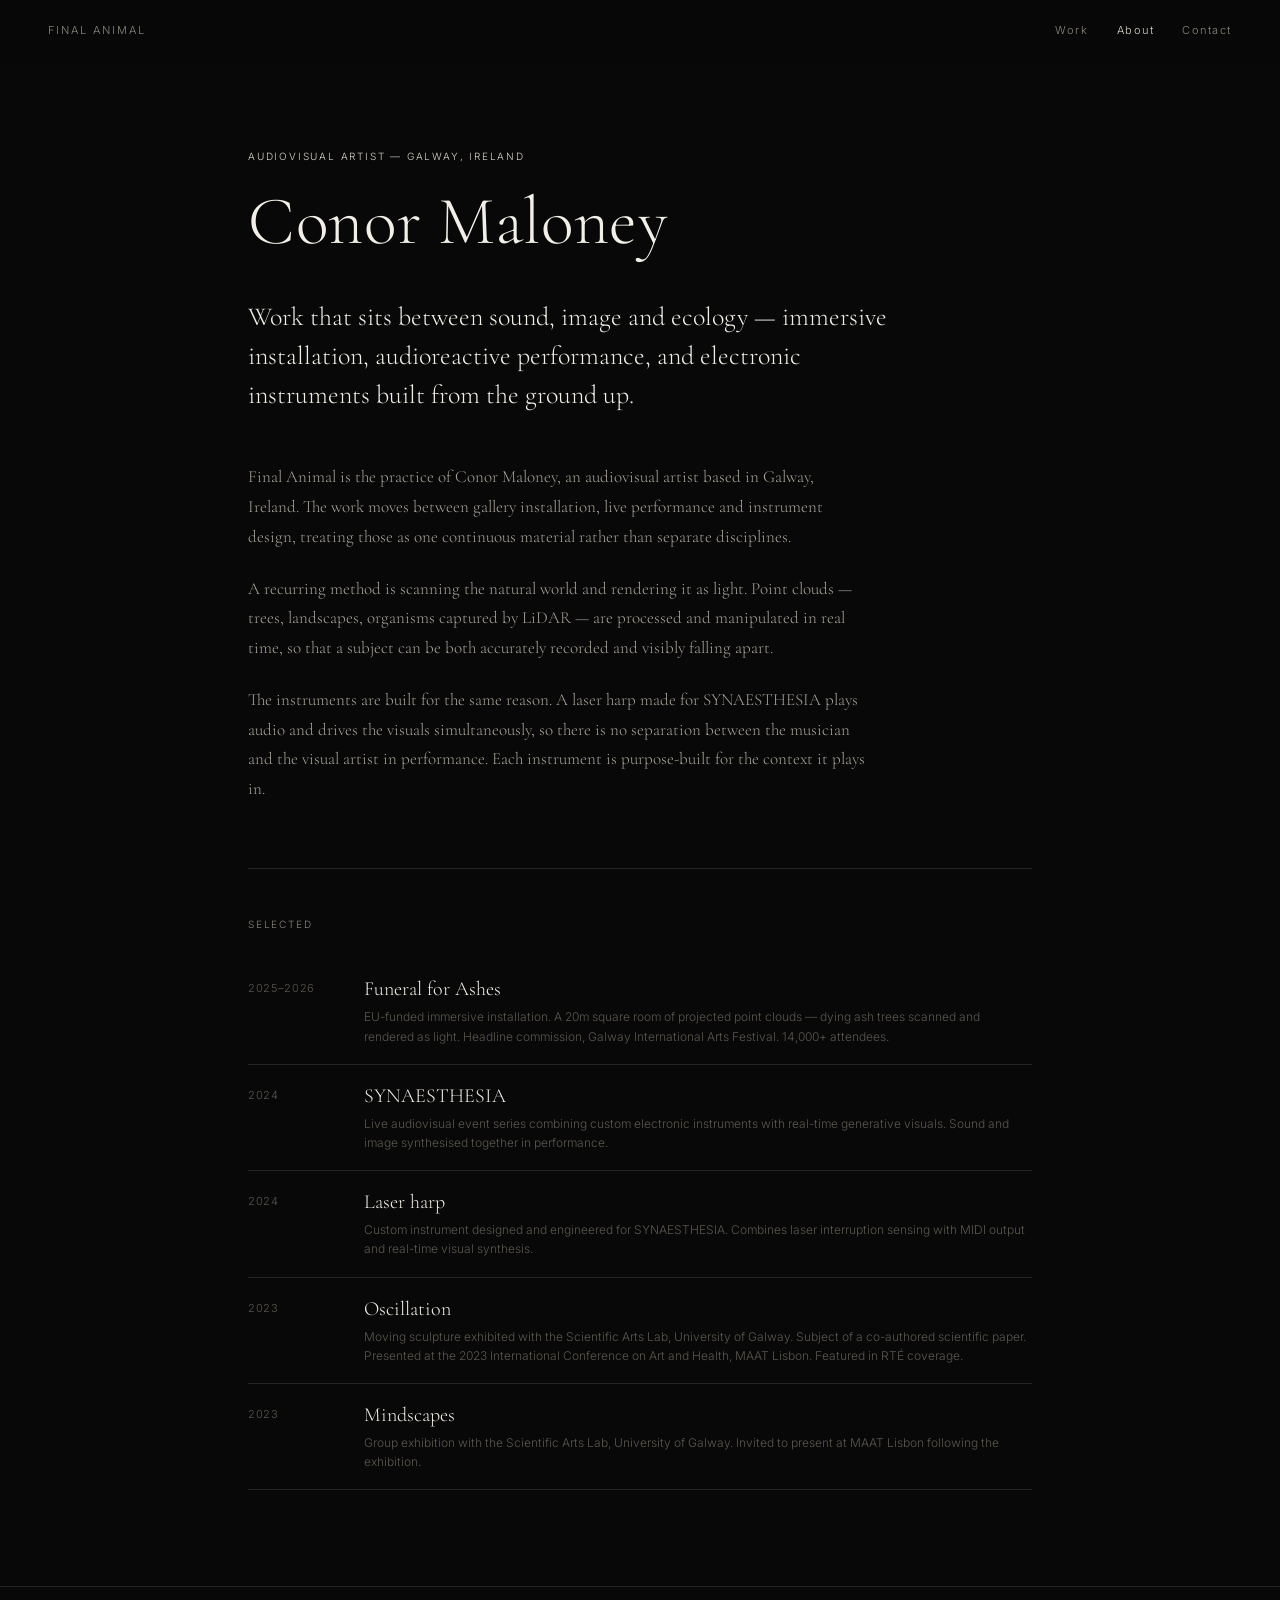
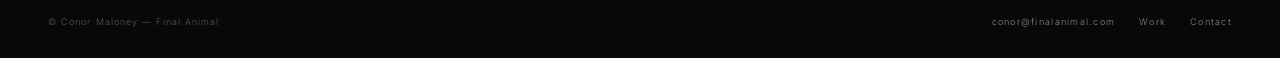
<file: about.html>
<!DOCTYPE html>
<html lang="en">
<head>
  <meta charset="UTF-8">
  <meta name="viewport" content="width=device-width, initial-scale=1.0">
  <title>About — Final Animal</title>
  <meta name="description" content="Conor Maloney is an audiovisual artist based in Galway, Ireland, working across immersive installation, audioreactive performance and custom electronic instruments.">
  <link rel="preconnect" href="https://fonts.googleapis.com">
  <link rel="preconnect" href="https://fonts.gstatic.com" crossorigin>
  <link href="https://fonts.googleapis.com/css2?family=Cormorant+Garamond:ital,wght@0,300;0,400;1,300&family=Inter:wght@300;400;500;600&display=swap" rel="stylesheet">
  <link rel="stylesheet" href="style.css">
  <style>
    body { min-height: 100vh; overflow-x: hidden; }

    /* ── NAV ── */
    .nav {
      position: fixed;
      top: 0; left: 0; right: 0;
      z-index: 100;
      display: flex;
      align-items: center;
      justify-content: space-between;
      padding: 22px 48px;
      background: linear-gradient(to bottom, rgba(8,8,8,.95) 0%, rgba(8,8,8,0) 100%);
      pointer-events: none;
    }

    .nav-logo {
      font-family: var(--sans);
      font-size: 11px;
      letter-spacing: .18em;
      color: var(--accent-dim);
      pointer-events: all;
      transition: color .3s;
    }
    .nav-logo:hover { color: var(--accent); }

    .nav-links {
      display: flex;
      gap: 28px;
      pointer-events: all;
    }
    .nav-links a {
      font-family: var(--sans);
      font-size: 11px;
      letter-spacing: .14em;
      color: var(--accent-dim);
      transition: color .3s;
    }
    .nav-links a:hover, .nav-links a.active { color: var(--accent); }

    /* ── PAGE ── */
    .page {
      max-width: 880px;
      margin: 0 auto;
      padding: 148px 48px 96px;
    }

    .eyebrow {
      font-family: var(--sans);
      font-size: 10px;
      letter-spacing: .18em;
      color: var(--accent);
      margin-bottom: 22px;
    }

    .page-title {
      font-family: var(--display);
      font-size: clamp(40px, 6vw, 68px);
      font-weight: 300;
      line-height: 1.05;
      letter-spacing: .01em;
      margin-bottom: 40px;
    }

    .lede {
      font-family: var(--display);
      font-size: clamp(20px, 2.4vw, 26px);
      font-weight: 300;
      line-height: 1.5;
      color: var(--text);
      max-width: 640px;
      margin-bottom: 48px;
    }

    .body-copy p {
      font-family: var(--display);
      font-size: 17px;
      line-height: 1.75;
      color: var(--text-dim);
      max-width: 620px;
      margin-bottom: 22px;
    }

    .rule {
      height: 0.5px;
      background: var(--border);
      margin: 64px 0 48px;
    }

    .section-label {
      font-family: var(--sans);
      font-size: 10px;
      letter-spacing: .18em;
      color: var(--accent-dim);
      margin-bottom: 26px;
    }

    /* ── SELECTED LIST ── */
    .entry {
      display: grid;
      grid-template-columns: 92px 1fr;
      gap: 24px;
      padding: 18px 0;
      border-bottom: 0.5px solid var(--border);
    }
    .entry:first-of-type { border-top: 0.5px solid var(--border); }

    .entry-year {
      font-family: var(--sans);
      font-size: 11px;
      letter-spacing: .06em;
      color: var(--text-faint);
      padding-top: 4px;
    }
    .entry-title {
      font-family: var(--display);
      font-size: 20px;
      font-weight: 300;
      color: var(--text);
      line-height: 1.3;
    }
    .entry-detail {
      font-family: var(--sans);
      font-size: 12px;
      line-height: 1.6;
      color: var(--text-faint);
      margin-top: 5px;
    }

    @media (max-width: 560px) {
      .page { padding: 128px 24px 72px; }
      .entry { grid-template-columns: 1fr; gap: 4px; }
    }

    /* ── FOOTER ── */
    .footer {
      border-top: 0.5px solid var(--border);
      padding: 28px 48px;
      display: flex;
      justify-content: space-between;
      align-items: center;
      gap: 16px;
      flex-wrap: wrap;
    }
    .footer-copy {
      font-family: var(--sans);
      font-size: 9px;
      letter-spacing: .12em;
      color: var(--text-faint);
    }
    .footer-links {
      display: flex;
      gap: 24px;
    }
    .footer-links a {
      font-family: var(--sans);
      font-size: 9px;
      letter-spacing: .14em;
      color: var(--accent-dim);
      transition: color .3s;
    }
    .footer-links a:hover { color: var(--accent); }
  </style>
</head>
<body>

<nav class="nav">
  <a href="index.html" class="nav-logo">FINAL ANIMAL</a>
  <div class="nav-links">
    <a href="work.html">Work</a>
    <a href="about.html" class="active">About</a>
    <a href="contact.html">Contact</a>
  </div>
</nav>

<main class="page">
  <div class="eyebrow">AUDIOVISUAL ARTIST — GALWAY, IRELAND</div>
  <h1 class="page-title">Conor Maloney</h1>

  <p class="lede">
    Work that sits between sound, image and ecology — immersive installation,
    audioreactive performance, and electronic instruments built from the ground up.
  </p>

  <div class="body-copy">
    <p>
      Final Animal is the practice of Conor Maloney, an audiovisual artist based in
      Galway, Ireland. The work moves between gallery installation, live performance
      and instrument design, treating those as one continuous material rather than
      separate disciplines.
    </p>
    <p>
      A recurring method is scanning the natural world and rendering it as light.
      Point clouds — trees, landscapes, organisms captured by LiDAR — are processed
      and manipulated in real time, so that a subject can be both accurately recorded
      and visibly falling apart.
    </p>
    <p>
      The instruments are built for the same reason. A laser harp made for
      SYNAESTHESIA plays audio and drives the visuals simultaneously, so there is no
      separation between the musician and the visual artist in performance. Each
      instrument is purpose-built for the context it plays in.
    </p>
  </div>

  <div class="rule"></div>

  <div class="section-label">SELECTED</div>

  <div class="entry">
    <div class="entry-year">2025–2026</div>
    <div>
      <div class="entry-title">Funeral for Ashes</div>
      <div class="entry-detail">
        EU-funded immersive installation. A 20m square room of projected point clouds —
        dying ash trees scanned and rendered as light. Headline commission,
        Galway International Arts Festival. 14,000+ attendees.
      </div>
    </div>
  </div>

  <div class="entry">
    <div class="entry-year">2024</div>
    <div>
      <div class="entry-title">SYNAESTHESIA</div>
      <div class="entry-detail">
        Live audiovisual event series combining custom electronic instruments with
        real-time generative visuals. Sound and image synthesised together in performance.
      </div>
    </div>
  </div>

  <div class="entry">
    <div class="entry-year">2024</div>
    <div>
      <div class="entry-title">Laser harp</div>
      <div class="entry-detail">
        Custom instrument designed and engineered for SYNAESTHESIA. Combines laser
        interruption sensing with MIDI output and real-time visual synthesis.
      </div>
    </div>
  </div>

  <div class="entry">
    <div class="entry-year">2023</div>
    <div>
      <div class="entry-title">Oscillation</div>
      <div class="entry-detail">
        Moving sculpture exhibited with the Scientific Arts Lab, University of Galway.
        Subject of a co-authored scientific paper. Presented at the 2023 International
        Conference on Art and Health, MAAT Lisbon. Featured in RTÉ coverage.
      </div>
    </div>
  </div>

  <div class="entry">
    <div class="entry-year">2023</div>
    <div>
      <div class="entry-title">Mindscapes</div>
      <div class="entry-detail">
        Group exhibition with the Scientific Arts Lab, University of Galway.
        Invited to present at MAAT Lisbon following the exhibition.
      </div>
    </div>
  </div>
</main>

<footer class="footer">
  <div class="footer-copy">© Conor Maloney — Final Animal</div>
  <div class="footer-links">
    <a href="mailto:conor@finalanimal.com">conor@finalanimal.com</a>
    <a href="work.html">Work</a>
    <a href="contact.html">Contact</a>
  </div>
</footer>

</body>
</html>
</file>
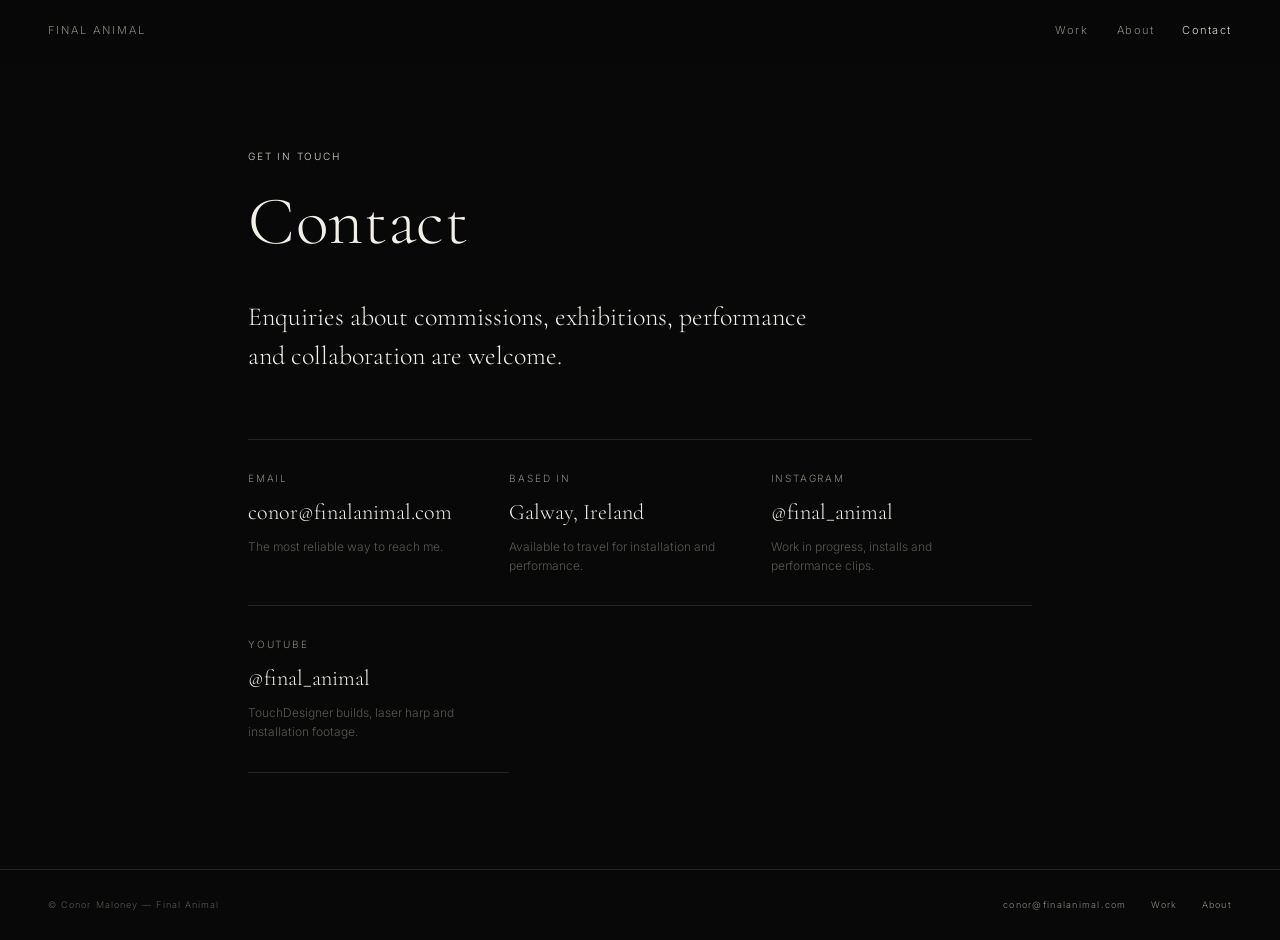
<file: contact.html>
<!DOCTYPE html>
<html lang="en">
<head>
  <meta charset="UTF-8">
  <meta name="viewport" content="width=device-width, initial-scale=1.0">
  <title>Contact — Final Animal</title>
  <meta name="description" content="Contact Conor Maloney — Final Animal. Enquiries about commissions, exhibitions, performance and collaboration.">
  <link rel="preconnect" href="https://fonts.googleapis.com">
  <link rel="preconnect" href="https://fonts.gstatic.com" crossorigin>
  <link href="https://fonts.googleapis.com/css2?family=Cormorant+Garamond:ital,wght@0,300;0,400;1,300&family=Inter:wght@300;400;500;600&display=swap" rel="stylesheet">
  <link rel="stylesheet" href="style.css">
  <style>
    body { min-height: 100vh; overflow-x: hidden; }

    /* ── NAV ── */
    .nav {
      position: fixed;
      top: 0; left: 0; right: 0;
      z-index: 100;
      display: flex;
      align-items: center;
      justify-content: space-between;
      padding: 22px 48px;
      background: linear-gradient(to bottom, rgba(8,8,8,.95) 0%, rgba(8,8,8,0) 100%);
      pointer-events: none;
    }

    .nav-logo {
      font-family: var(--sans);
      font-size: 11px;
      letter-spacing: .18em;
      color: var(--accent-dim);
      pointer-events: all;
      transition: color .3s;
    }
    .nav-logo:hover { color: var(--accent); }

    .nav-links {
      display: flex;
      gap: 28px;
      pointer-events: all;
    }
    .nav-links a {
      font-family: var(--sans);
      font-size: 11px;
      letter-spacing: .14em;
      color: var(--accent-dim);
      transition: color .3s;
    }
    .nav-links a:hover, .nav-links a.active { color: var(--accent); }

    /* ── PAGE ── */
    .page {
      max-width: 880px;
      margin: 0 auto;
      padding: 148px 48px 96px;
    }

    .eyebrow {
      font-family: var(--sans);
      font-size: 10px;
      letter-spacing: .18em;
      color: var(--accent);
      margin-bottom: 22px;
    }

    .page-title {
      font-family: var(--display);
      font-size: clamp(40px, 6vw, 68px);
      font-weight: 300;
      line-height: 1.05;
      letter-spacing: .01em;
      margin-bottom: 40px;
    }

    .lede {
      font-family: var(--display);
      font-size: clamp(20px, 2.4vw, 26px);
      font-weight: 300;
      line-height: 1.5;
      color: var(--text);
      max-width: 600px;
      margin-bottom: 64px;
    }

    /* ── CONTACT BLOCKS ── */
    .contact-grid {
      display: grid;
      grid-template-columns: repeat(auto-fit, minmax(260px, 1fr));
      gap: 0;
      border-top: 0.5px solid var(--border);
    }

    .contact-block {
      padding: 30px 0;
      border-bottom: 0.5px solid var(--border);
      padding-right: 40px;
    }

    .contact-label {
      font-family: var(--sans);
      font-size: 10px;
      letter-spacing: .18em;
      color: var(--accent-dim);
      margin-bottom: 12px;
    }

    .contact-value {
      font-family: var(--display);
      font-size: 22px;
      font-weight: 300;
      color: var(--text);
      line-height: 1.35;
      transition: color .3s;
      display: inline-block;
      border-bottom: 0.5px solid transparent;
    }
    a.contact-value:hover {
      color: var(--accent);
      border-bottom-color: var(--accent);
    }

    .contact-note {
      font-family: var(--sans);
      font-size: 12px;
      line-height: 1.6;
      color: var(--text-faint);
      margin-top: 8px;
    }

    @media (max-width: 560px) {
      .page { padding: 128px 24px 72px; }
      .contact-block { padding-right: 0; }
    }

    /* ── FOOTER ── */
    .footer {
      border-top: 0.5px solid var(--border);
      padding: 28px 48px;
      display: flex;
      justify-content: space-between;
      align-items: center;
      gap: 16px;
      flex-wrap: wrap;
    }
    .footer-copy {
      font-family: var(--sans);
      font-size: 9px;
      letter-spacing: .12em;
      color: var(--text-faint);
    }
    .footer-links {
      display: flex;
      gap: 24px;
    }
    .footer-links a {
      font-family: var(--sans);
      font-size: 9px;
      letter-spacing: .14em;
      color: var(--accent-dim);
      transition: color .3s;
    }
    .footer-links a:hover { color: var(--accent); }
  </style>
</head>
<body>

<nav class="nav">
  <a href="index.html" class="nav-logo">FINAL ANIMAL</a>
  <div class="nav-links">
    <a href="work.html">Work</a>
    <a href="about.html">About</a>
    <a href="contact.html" class="active">Contact</a>
  </div>
</nav>

<main class="page">
  <div class="eyebrow">GET IN TOUCH</div>
  <h1 class="page-title">Contact</h1>

  <p class="lede">
    Enquiries about commissions, exhibitions, performance and collaboration are welcome.
  </p>

  <div class="contact-grid">

    <div class="contact-block">
      <div class="contact-label">EMAIL</div>
      <a class="contact-value" href="mailto:conor@finalanimal.com">conor@finalanimal.com</a>
      <div class="contact-note">The most reliable way to reach me.</div>
    </div>

    <div class="contact-block">
      <div class="contact-label">BASED IN</div>
      <div class="contact-value">Galway, Ireland</div>
      <div class="contact-note">Available to travel for installation and performance.</div>
    </div>

    <div class="contact-block">
      <div class="contact-label">INSTAGRAM</div>
      <a class="contact-value" href="https://www.instagram.com/final_animal/" target="_blank" rel="noopener">@final_animal</a>
      <div class="contact-note">Work in progress, installs and performance clips.</div>
    </div>

    <div class="contact-block">
      <div class="contact-label">YOUTUBE</div>
      <a class="contact-value" href="https://www.youtube.com/@final_animal" target="_blank" rel="noopener">@final_animal</a>
      <div class="contact-note">TouchDesigner builds, laser harp and installation footage.</div>
    </div>

  </div>
</main>

<footer class="footer">
  <div class="footer-copy">© Conor Maloney — Final Animal</div>
  <div class="footer-links">
    <a href="mailto:conor@finalanimal.com">conor@finalanimal.com</a>
    <a href="work.html">Work</a>
    <a href="about.html">About</a>
  </div>
</footer>

</body>
</html>
</file>
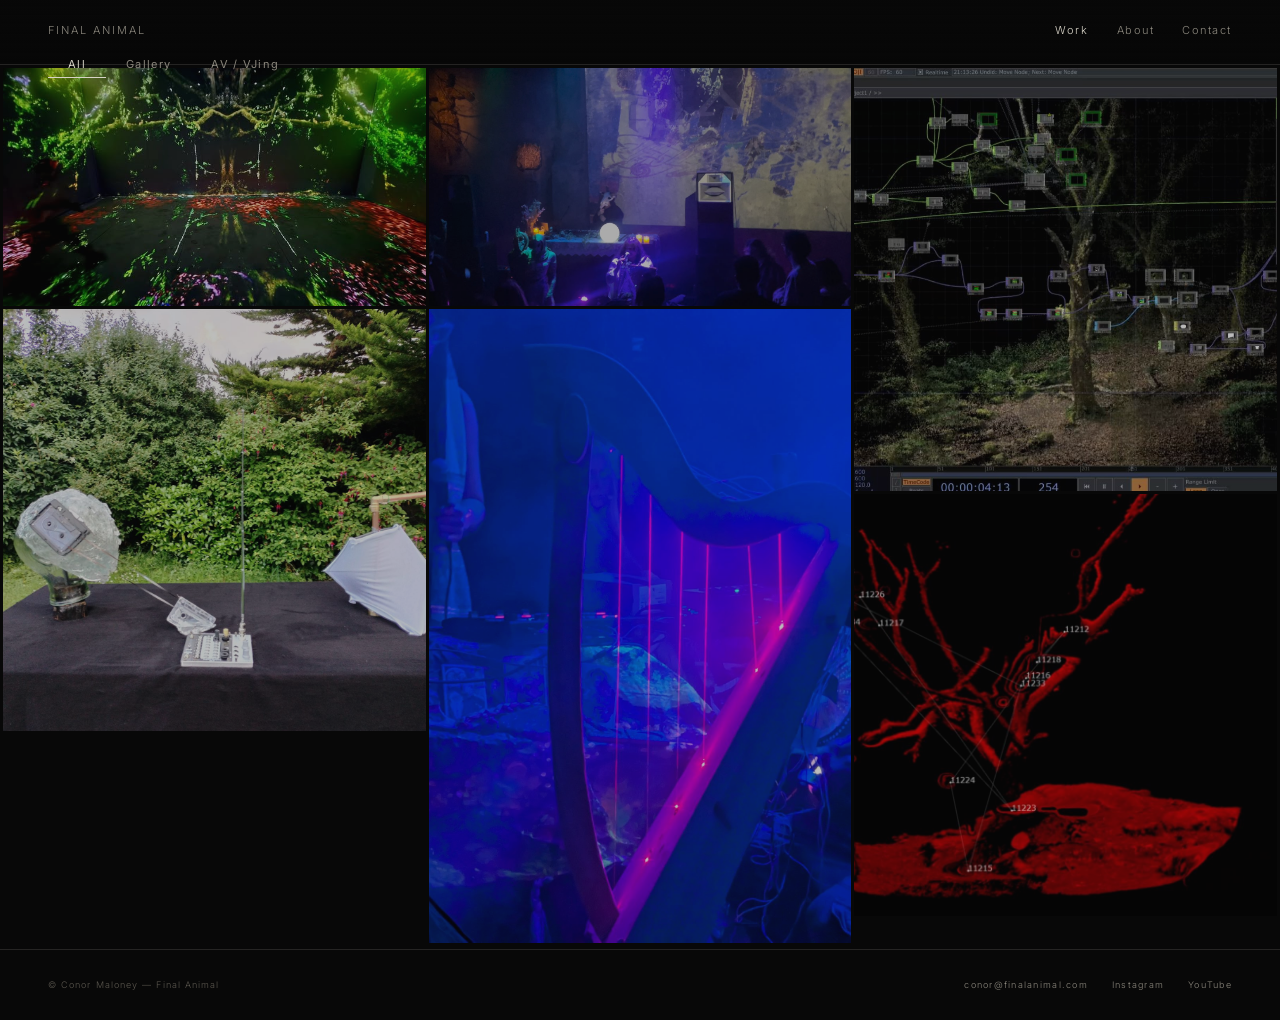
<file: work.html>
<!DOCTYPE html>
<html lang="en">
<head>
  <meta charset="UTF-8">
  <meta name="viewport" content="width=device-width, initial-scale=1.0">
  <title>Work — Final Animal</title>
  <meta name="description" content="Selected works by Conor Maloney — gallery installation, audioreactive performance and electronic instruments.">
  <link rel="preconnect" href="https://fonts.googleapis.com">
  <link rel="preconnect" href="https://fonts.gstatic.com" crossorigin>
  <link href="https://fonts.googleapis.com/css2?family=Cormorant+Garamond:ital,wght@0,300;0,400;1,300&family=Inter:wght@300;400;500;600&display=swap" rel="stylesheet">
  <link rel="stylesheet" href="style.css">
  <style>
    body { min-height: 100vh; overflow-x: hidden; }

    /* ── NAV ── */
    .nav {
      position: fixed;
      top: 0; left: 0; right: 0;
      z-index: 100;
      display: flex;
      align-items: center;
      justify-content: space-between;
      padding: 22px 48px;
      background: linear-gradient(to bottom, rgba(8,8,8,.95) 0%, rgba(8,8,8,0) 100%);
      pointer-events: none;
    }

    .nav-logo {
      font-family: var(--sans);
      font-size: 11px;
      letter-spacing: .18em;
      color: var(--accent-dim);
      pointer-events: all;
      transition: color .3s;
    }
    .nav-logo:hover { color: var(--accent); }

    .nav-links {
      display: flex;
      gap: 28px;
      pointer-events: all;
    }
    .nav-links a {
      font-family: var(--sans);
      font-size: 11px;
      letter-spacing: .14em;
      color: var(--accent-dim);
      transition: color .3s;
    }
    .nav-links a:hover, .nav-links a.active { color: var(--accent); }

    /* ── FILTER BAR ── */
    .filter-bar {
      position: sticky;
      top: 0;
      z-index: 90;
      background: rgba(8,8,8,.96);
      border-bottom: 0.5px solid var(--border);
      padding: 0 48px;
      display: flex;
      align-items: center;
      gap: 0;
      height: 52px;
      padding-top: 64px;
    }

    .filter-btn {
      font-family: var(--sans);
      font-size: 11px;
      letter-spacing: .12em;
      color: var(--accent-dim);
      padding: 6px 20px;
      background: none;
      border: none;
      cursor: pointer;
      border-bottom: 1.5px solid transparent;
      transition: color .25s, border-color .25s;
      white-space: nowrap;
    }
    .filter-btn:hover { color: var(--text-dim); }
    .filter-btn.active { color: var(--accent); border-bottom-color: var(--accent); }

    /* ── GRID ── */
    .grid-wrap {
      padding: 3px;
      columns: 3;
      column-gap: 3px;
    }

    @media (max-width: 900px) { .grid-wrap { columns: 2; } }
    @media (max-width: 560px) { .grid-wrap { columns: 1; } }

    .grid-item {
      break-inside: avoid;
      margin-bottom: 3px;
      position: relative;
      overflow: hidden;
      cursor: pointer;
      background: var(--bg3);
      display: block;
    }

    .grid-item.hidden { display: none; }

    .grid-item img {
      width: 100%;
      display: block;
      aspect-ratio: auto;
      object-fit: cover;
      opacity: .72;
      transition: opacity .5s ease, transform .7s ease;
    }

    .grid-item.tall img { aspect-ratio: 2/3; }
    .grid-item.wide img { aspect-ratio: 16/9; }
    .grid-item.square img { aspect-ratio: 1; }

    /* placeholder when no img src */
    .grid-placeholder {
      width: 100%;
      aspect-ratio: 4/3;
      background: var(--bg3);
      display: flex;
      align-items: center;
      justify-content: center;
      opacity: .72;
      transition: opacity .5s ease, transform .7s ease;
    }
    .grid-item.tall .grid-placeholder { aspect-ratio: 2/3; }
    .grid-item.wide .grid-placeholder { aspect-ratio: 16/9; }
    .grid-item.square .grid-placeholder { aspect-ratio: 1; }

    .grid-item:hover img,
    .grid-item:hover .grid-placeholder { opacity: 1; transform: scale(1.04); }

    .grid-overlay {
      position: absolute;
      inset: 0;
      background: linear-gradient(to top, rgba(8,8,8,.88) 0%, rgba(8,8,8,.18) 40%, rgba(8,8,8,0) 70%);
      display: flex;
      flex-direction: column;
      justify-content: flex-end;
      padding: 22px 20px;
      opacity: 0;
      transition: opacity .35s ease;
    }
    .grid-item:hover .grid-overlay { opacity: 1; }

    .overlay-cat {
      font-family: var(--sans);
      font-size: 9px;
      letter-spacing: .14em;
      color: var(--accent);
      margin-bottom: 5px;
    }
    .overlay-title {
      font-family: var(--display);
      font-size: 20px;
      font-weight: 300;
      color: var(--text);
      line-height: 1.2;
    }
    .overlay-year {
      font-family: var(--sans);
      font-size: 9px;
      color: var(--text-dim);
      margin-top: 4px;
    }

    /* ── STAGGER IN ── */
    @keyframes gridIn {
      from { opacity: 0; transform: translateY(20px); }
      to   { opacity: 1; transform: translateY(0); }
    }
    .grid-item { animation: gridIn .55s ease both; }
    .grid-item:nth-child(1)  { animation-delay: .04s }
    .grid-item:nth-child(2)  { animation-delay: .08s }
    .grid-item:nth-child(3)  { animation-delay: .12s }
    .grid-item:nth-child(4)  { animation-delay: .16s }
    .grid-item:nth-child(5)  { animation-delay: .20s }
    .grid-item:nth-child(6)  { animation-delay: .24s }
    .grid-item:nth-child(7)  { animation-delay: .28s }
    .grid-item:nth-child(8)  { animation-delay: .32s }
    .grid-item:nth-child(9)  { animation-delay: .36s }
    .grid-item:nth-child(10) { animation-delay: .40s }

    /* ── LIGHTBOX ── */
    .lightbox {
      display: none;
      position: fixed;
      inset: 0;
      z-index: 200;
      background: rgba(8,8,8,.96);
      flex-direction: column;
      align-items: center;
      padding: 40px;
      cursor: pointer;
      /* Tall content must stay reachable on desktop. */
      overflow-y: auto;
    }
    .lightbox.open { display: flex; }

    .lb-inner {
      max-width: 900px;
      width: 100%;
      cursor: default;
      animation: gridIn .4s ease;
      /* Centres when shorter than the viewport, scrolls when taller. */
      margin: auto;
    }

    .lb-img-wrap {
      width: 100%;
      background: var(--bg3);
      margin-bottom: 24px;
      overflow: hidden;
    }
    .lb-img-wrap img {
      width: 100%;
      display: block;
      /* Portrait shots otherwise push the title and summary off-screen. */
      max-height: 72vh;
      object-fit: contain;
    }

    .lb-placeholder {
      width: 100%;
      aspect-ratio: 16/9;
      background: var(--bg3);
      display: flex;
      align-items: center;
      justify-content: center;
      margin-bottom: 24px;
    }

    .lb-meta { display: flex; justify-content: space-between; align-items: flex-end; }

    .lb-title {
      font-family: var(--display);
      font-size: 36px;
      font-weight: 300;
      color: var(--text);
      line-height: 1.1;
    }
    .lb-cat {
      font-family: var(--sans);
      font-size: 9px;
      letter-spacing: .16em;
      color: var(--accent);
      margin-bottom: 8px;
    }
    .lb-desc {
      font-family: var(--display);
      font-size: 17px;
      font-weight: 300;
      color: var(--text-dim);
      max-width: 520px;
      line-height: 1.65;
      margin-top: 12px;
    }
    .lb-close {
      font-family: var(--sans);
      font-size: 11px;
      letter-spacing: .12em;
      color: var(--accent-dim);
      cursor: pointer;
      transition: color .3s;
      align-self: flex-start;
    }
    .lb-close:hover { color: var(--accent); }

    .lb-video {
      width: 100%;
      aspect-ratio: 16/9;
      border: none;
      margin-bottom: 24px;
    }

    /* ── FOOTER ── */
    .footer {
      border-top: 0.5px solid var(--border);
      padding: 28px 48px;
      display: flex;
      justify-content: space-between;
      align-items: center;
      margin-top: 3px;
    }
    .footer-copy {
      font-family: var(--sans);
      font-size: 9px;
      letter-spacing: .12em;
      color: var(--text-faint);
    }
    .footer-links {
      display: flex;
      gap: 24px;
    }
    .footer-links a {
      font-family: var(--sans);
      font-size: 9px;
      letter-spacing: .14em;
      color: var(--accent-dim);
      transition: color .3s;
    }
    .footer-links a:hover { color: var(--accent); }
  </style>
</head>
<body>

<nav class="nav">
  <a href="index.html" class="nav-logo">FINAL ANIMAL</a>
  <div class="nav-links">
    <a href="work.html" class="active">Work</a>
    <a href="about.html">About</a>
    <a href="contact.html">Contact</a>
  </div>
</nav>

<div class="filter-bar">
  <button class="filter-btn active" data-filter="all">All</button>
  <button class="filter-btn" data-filter="gallery">Gallery</button>
  <button class="filter-btn" data-filter="av">AV / VJing</button>
</div>

<!--
  GRID — add your own images by replacing the src="" in each .grid-placeholder with:
  <img src="images/your-photo.jpg" alt="Work title">
  Remove the .grid-placeholder div entirely once you have images.
  data-cat:  gallery | av | electronics
  class:     tall | wide | square (controls aspect ratio)
  data-video: optional YouTube embed ID — shown in lightbox if present
-->
<div class="grid-wrap" id="grid">

  <div class="grid-item wide" data-cat="gallery"
       data-title="Funeral for Ashes"
       data-cat-label="GALLERY INSTALLATION"
       data-year="2025–2026"
       data-desc="EU-funded immersive installation. 20m square room of projected point clouds — dying ash trees scanned and rendered as light. Headline commission, Galway International Arts Festival. 14,000+ attendees."
       data-video="">
    <img src="images/funeral-for-ashes-install.jpg" alt="Funeral for Ashes — projected ash tree point cloud filling the installation room" loading="lazy">
    <div class="grid-overlay">
      <div class="overlay-cat">GALLERY INSTALLATION</div>
      <div class="overlay-title">Funeral for Ashes</div>
      <div class="overlay-year">2025–2026</div>
    </div>
  </div>

  <div class="grid-item square" data-cat="gallery"
       data-title="Oscillation"
       data-cat-label="KINETIC SCULPTURE / SCIENTIFIC"
       data-year="2023"
       data-desc="Moving sculpture exhibited as part of the Scientific Arts Lab, University of Galway. Subject of a co-authored scientific paper. Presented at the 2023 International Conference on Art and Health, MAAT Lisbon. Featured in RTÉ media coverage.">
    <img src="images/oscillation-outdoor.jpg" alt="Oscillation — kinetic sculpture installed outdoors on a black-draped table" loading="lazy">
    <div class="grid-overlay">
      <div class="overlay-cat">KINETIC SCULPTURE</div>
      <div class="overlay-title">Oscillation</div>
      <div class="overlay-year">2023</div>
    </div>
  </div>

  <div class="grid-item wide" data-cat="av"
       data-title="Audioreactive VJ sets"
       data-cat-label="AV / LIVE PERFORMANCE"
       data-year="Ongoing"
       data-desc="Audioreactive visuals for live performance contexts. Real-time synthesis responding to audio input — particle systems, generative geometry, and point cloud manipulation driven by frequency analysis.">
    <img src="images/vjing.jpg" alt="Projected visuals above a candle-lit stage during a live VJ set" loading="lazy">
    <div class="grid-overlay">
      <div class="overlay-cat">AV / LIVE PERFORMANCE</div>
      <div class="overlay-title">Audioreactive VJ sets</div>
      <div class="overlay-year">Ongoing</div>
    </div>
  </div>

  <div class="grid-item tall" data-cat="av"
       data-title="Live performance"
       data-cat-label="AV / LIVE PERFORMANCE"
       data-year="2024"
       data-desc="Live audiovisual performance centred on SYNAESTHESIA, an event series where sound and image are synthesised together on stage with no separation between musician and visual artist. At its heart is a custom laser harp, designed and engineered from the ground up: interrupting its beams plays audio and drives the live visuals simultaneously, combining laser sensing with MIDI output and real-time visual synthesis.">
    <img src="images/synaesthesia-harp.jpg" alt="The laser harp glowing through blue haze during a live performance" loading="lazy">
    <div class="grid-overlay">
      <div class="overlay-cat">AV / LIVE PERFORMANCE</div>
      <div class="overlay-title">Live performance</div>
      <div class="overlay-year">2024</div>
    </div>
  </div>

  <div class="grid-item square" data-cat="gallery"
       data-title="CREW Residency"
       data-cat-label="GALLERY / RESIDENCY"
       data-year="2024"
       data-desc="Selected as one of four practitioners for the Creative Residency at CREW, Galway's digital and creative innovation hub at the ATU campus. The residency, run with Galway Culture Company, supported new TouchDesigner work — point cloud landscapes and real-time generative scenes — alongside industry mentorship and a creative bursary.">
    <img src="images/crew-residency.jpg" alt="TouchDesigner session from the CREW residency — a woodland point cloud inside a node network" loading="lazy">
    <div class="grid-overlay">
      <div class="overlay-cat">GALLERY / RESIDENCY</div>
      <div class="overlay-title">CREW Residency</div>
      <div class="overlay-year">2024</div>
    </div>
  </div>

  <div class="grid-item square" data-cat="av"
       data-title="Point cloud studies"
       data-cat-label="AV / RESEARCH"
       data-year="2024–2025"
       data-desc="Ongoing exploration of point cloud rendering as an artistic medium. LiDAR scanning of natural subjects — trees, landscapes, organisms — processed and rendered with bloom, particle systems, and real-time manipulation.">
    <img src="images/point-cloud-red.jpg" alt="Red-rendered LiDAR point cloud of a tree with survey markers" loading="lazy">
    <div class="grid-overlay">
      <div class="overlay-cat">AV / RESEARCH</div>
      <div class="overlay-title">Point cloud studies</div>
      <div class="overlay-year">2024–2025</div>
    </div>
  </div>

</div>

<!-- LIGHTBOX -->
<div class="lightbox" id="lightbox" onclick="closeLightbox(event)">
  <div class="lb-inner" onclick="event.stopPropagation()">
    <div class="lb-img-wrap" id="lb-media"></div>
    <div class="lb-meta">
      <div>
        <div class="lb-cat" id="lb-cat"></div>
        <div class="lb-title" id="lb-title"></div>
        <div class="lb-desc" id="lb-desc"></div>
      </div>
      <div class="lb-close" onclick="closeLightboxBtn()">[ close ]</div>
    </div>
  </div>
</div>

<footer class="footer">
  <div class="footer-copy">© Conor Maloney — Final Animal</div>
  <div class="footer-links">
    <a href="mailto:conor@finalanimal.com">conor@finalanimal.com</a>
    <a href="https://www.instagram.com/final_animal/" target="_blank" rel="noopener">Instagram</a>
    <a href="https://www.youtube.com/@final_animal" target="_blank" rel="noopener">YouTube</a>
  </div>
</footer>

<script>
// ── FILTER ──
document.querySelectorAll('.filter-btn').forEach(btn => {
  btn.addEventListener('click', () => {
    document.querySelectorAll('.filter-btn').forEach(b => b.classList.remove('active'));
    btn.classList.add('active');
    const f = btn.dataset.filter;
    document.querySelectorAll('.grid-item').forEach(item => {
      const match = f === 'all' || item.dataset.cat === f;
      item.classList.toggle('hidden', !match);
    });
  });
});

// ── LIGHTBOX ──
document.querySelectorAll('.grid-item').forEach(item => {
  item.addEventListener('click', () => {
    const lb = document.getElementById('lightbox');
    const media = document.getElementById('lb-media');
    const videoId = item.dataset.video;

    document.getElementById('lb-cat').textContent   = item.dataset.catLabel || '';
    document.getElementById('lb-title').textContent = item.dataset.title    || '';
    document.getElementById('lb-desc').textContent  = item.dataset.desc     || '';

    media.innerHTML = '';

    if (videoId) {
      const iframe = document.createElement('iframe');
      iframe.className = 'lb-video';
      // YouTube private videos: use nocookie embed
      iframe.src = `https://www.youtube-nocookie.com/embed/${videoId}?rel=0&modestbranding=1`;
      iframe.allow = 'accelerometer; autoplay; clipboard-write; encrypted-media; gyroscope; picture-in-picture';
      iframe.allowFullscreen = true;
      media.appendChild(iframe);
    } else {
      const img = item.querySelector('img');
      if (img) {
        const i = document.createElement('img');
        i.src = img.src; i.alt = item.dataset.title;
        i.style.width = '100%'; i.style.display = 'block';
        media.appendChild(i);
      } else {
        // show placeholder svg scaled up
        const ph = item.querySelector('.grid-placeholder');
        if (ph) {
          const clone = ph.cloneNode(true);
          clone.style.aspectRatio = '16/9';
          clone.style.marginBottom = '0';
          media.appendChild(clone);
        }
      }
    }

    lb.classList.add('open');
    document.body.style.overflow = 'hidden';
  });
});

function closeLightbox(e) {
  if (e.target === document.getElementById('lightbox')) closeLightboxBtn();
}
function closeLightboxBtn() {
  document.getElementById('lightbox').classList.remove('open');
  document.getElementById('lb-media').innerHTML = '';
  document.body.style.overflow = '';
}
document.addEventListener('keydown', e => { if (e.key === 'Escape') closeLightboxBtn(); });
</script>
</body>
</html>
</file>
<file: style.css>
:root {
  --bg:         #080808;
  --bg2:        #0d0d0d;
  --bg3:        #141414;
  --accent:     #d8d4c8;
  --accent-dim: #8b877d;
  --accent-faint: rgba(216,212,200,.08);
  --text:       #f2efe7;
  --text-dim:   #aaa59a;
  --text-faint: #5b574f;
  --border:     rgba(242,239,231,.12);
  --border-hover: rgba(242,239,231,.32);
  --display:    'Cormorant Garamond', Georgia, serif;
  --sans:       'Inter', Arial, sans-serif;
}

*, *::before, *::after { box-sizing: border-box; margin: 0; padding: 0; }

html { font-size: 16px; -webkit-font-smoothing: antialiased; }

body {
  background: var(--bg);
  color: var(--text);
  font-family: var(--display);
  font-weight: 300;
  line-height: 1.6;
}

a { color: inherit; text-decoration: none; }

::selection { background: rgba(242,239,231,.18); color: var(--text); }

::-webkit-scrollbar { width: 4px; }
::-webkit-scrollbar-track { background: var(--bg); }
::-webkit-scrollbar-thumb { background: var(--accent-dim); border-radius: 2px; }
</file>
